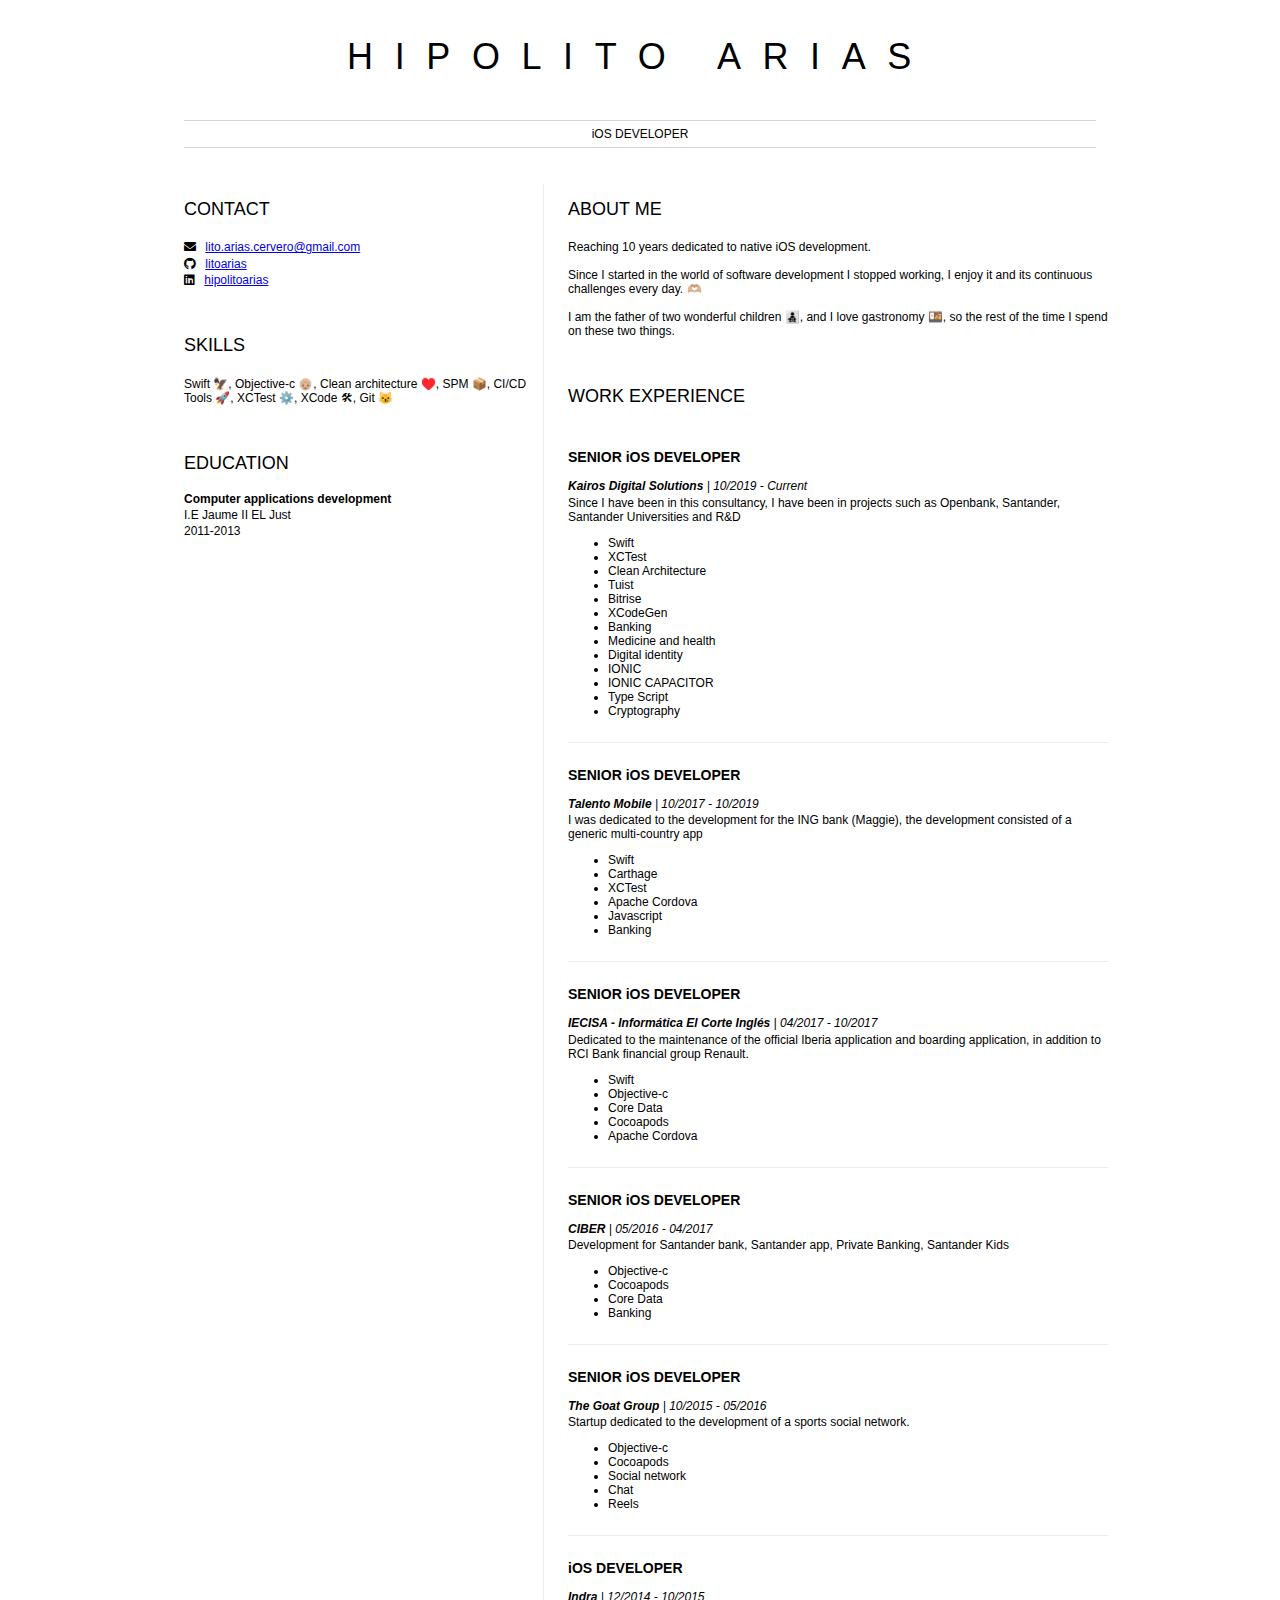
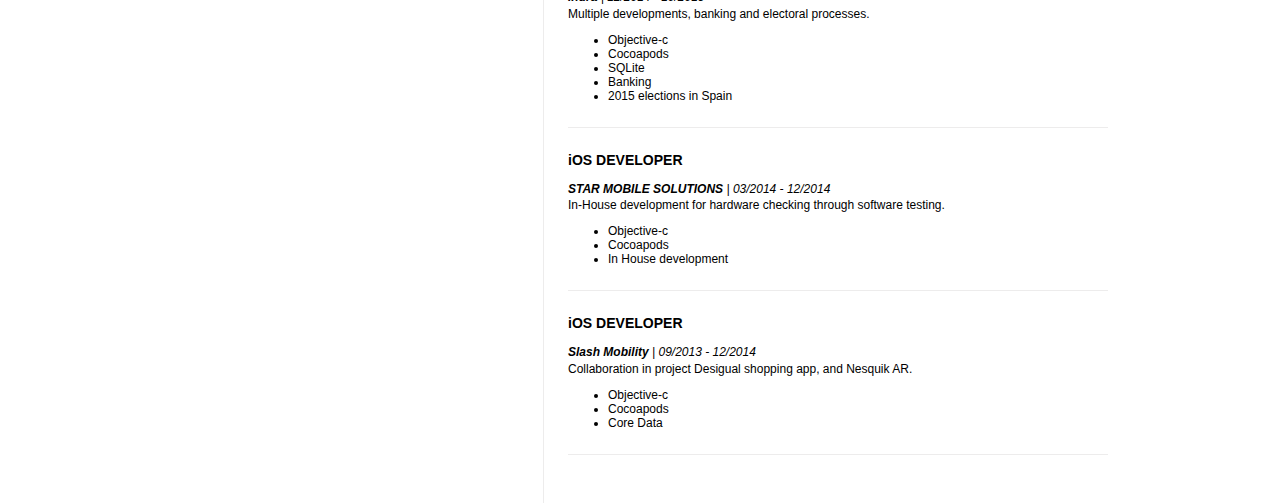
<file: index.html>
<html>

<head>
    <link href="style.css" rel="stylesheet">
    <title>Hipólito Arias resume</title>
    <link rel="stylesheet" href="https://cdnjs.cloudflare.com/ajax/libs/font-awesome/5.15.4/css/all.min.css">
</head>

<body>
    <header id="header">
        <!-- resume header with your name and title -->
        <h1><b>HIPOLITO</b> ARIAS</h1>
        <hr>
        iOS DEVELOPER
        <hr>
    </header>
    <main>
        <article id="mainLeft">
            <section>
                <h2>CONTACT</h2>
                <!-- contact info including social media -->
                <p>
                    <i class="fa fa-envelope" aria-hidden="true"></i>
                    <a href="mailto:lito.arias.cervero@gmail.com">lito.arias.cervero@gmail.com</a>
                </p>
                <p>
                    <i class="fab fa-github" aria-hidden="true"></i>
                    <a href="https://github.com/litoarias">litoarias</a>
                </p>
                <p>
                    <i class="fab fa-linkedin" aria-hidden="true"></i>
                    <a href="https://www.linkedin.com/in/hipolitoarias/">hipolitoarias</a>
                </p>
            </section>
            <section>
                <h2>SKILLS</h2>
                <!-- your skills AKA "buzzwords" -->
                <p>Swift 🦅, Objective-c 👴🏼, Clean architecture ♥️, SPM 📦, CI/CD Tools 🚀, XCTest ⚙️, XCode 🛠, Git
                    😼</p>
            </section>
            <section>
                <h2>EDUCATION</h2>
                <!-- your education -->
                <b>Computer applications development</b>
                <p>
                    I.E Jaume II EL Just
                </p>
                <p>
                    2011-2013
                </p>
            </section>
        </article>
        <article id="mainRight">
            <section>
                <h2>ABOUT ME</h2>
                <!-- about you -->
                <p>Reaching 10 years dedicated to native iOS development.<br><br>Since I started in the world of
                    software development I stopped working, I enjoy it and its continuous
                    challenges every day. 🫶🏼<br><br>
                    I am the father of two wonderful children 👨‍👧‍👦, and I love gastronomy 🍱, so the rest of the
                    time I spend on
                    these two things.</p>
            </section>
            <section>
                <!-- your work experience -->
                <h2>WORK EXPERIENCE</h2>

                <!-- JOB 1 -->
                <div>
                    <h3><b>SENIOR iOS DEVELOPER</b></h3>
                    <p>
                        <i><b>Kairos Digital Solutions</b> | 10/2019 - Current</i>
                    </p>
                    <p>
                        Since I have been in this consultancy, I have been in projects such as Openbank, Santander,
                        Santander Universities and R&D
                    </p>
                    <ul>
                        <li>Swift</li>
                        <li>XCTest</li>
                        <li>Clean Architecture</li>
                        <li>Tuist</li>
                        <li>Bitrise</li>
                        <li>XCodeGen</li>
                        <li>Banking</li>
                        <li>Medicine and health</li>
                        <li>Digital identity</li>
                        <li>IONIC</li>
                        <li>IONIC CAPACITOR</li>
                        <li>Type Script</li>
                        <li>Cryptography</li>
                    </ul>
                </div>

                <!-- JOB 2 -->
                <div>
                    <h3><b>SENIOR iOS DEVELOPER</b></h3>
                    <p>
                        <i><b>Talento Mobile</b> | 10/2017 - 10/2019</i>
                    </p>
                    <p>
                        I was dedicated to the development for the ING bank (Maggie), the development consisted of a
                        generic
                        multi-country app
                    </p>
                    <ul>
                        <li>Swift</li>
                        <li>Carthage</li>
                        <li>XCTest</li>
                        <li>Apache Cordova</li>
                        <li>Javascript</li>
                        <li>Banking</li>
                    </ul>
                </div>

                <!-- JOB 3 -->
                <div>
                    <h3><b>SENIOR iOS DEVELOPER</b></h3>
                    <p>
                        <i><b>IECISA - Informática El Corte Inglés</b> | 04/2017 - 10/2017</i>
                    </p>
                    <p>
                        Dedicated to the maintenance of the official Iberia application and boarding application, in
                        addition to RCI Bank financial group Renault.
                    </p>
                    <ul>
                        <li>Swift</li>
                        <li>Objective-c</li>
                        <li>Core Data</li>
                        <li>Cocoapods</li>
                        <li>Apache Cordova</li>
                    </ul>
                </div>

                <!-- JOB 4 -->
                <div>
                    <h3><b>SENIOR iOS DEVELOPER</b></h3>
                    <p>
                        <i><b>CIBER</b> | 05/2016 - 04/2017</i>
                    </p>
                    <p>
                        Development for Santander bank, Santander app, Private Banking, Santander Kids
                    </p>
                    <ul>
                        <li>Objective-c</li>
                        <li>Cocoapods</li>
                        <li>Core Data</li>
                        <li>Banking</li>
                    </ul>
                </div>

                <!-- JOB 5 -->
                <div>
                    <h3><b>SENIOR iOS DEVELOPER</b></h3>
                    <p>
                        <i><b>The Goat Group</b> | 10/2015 - 05/2016</i>
                    </p>
                    <p>
                        Startup dedicated to the development of a sports social network.
                    </p>
                    <ul>
                        <li>Objective-c</li>
                        <li>Cocoapods</li>
                        <li>Social network</li>
                        <li>Chat</li>
                        <li>Reels</li>
                    </ul>
                </div>

                <!-- JOB 6 -->
                <div>
                    <h3><b>iOS DEVELOPER</b></h3>
                    <p>
                        <i><b>Indra</b> | 12/2014 - 10/2015</i>
                    </p>
                    <p>
                        Multiple developments, banking and electoral processes.
                    </p>
                    <ul>
                        <li>Objective-c</li>
                        <li>Cocoapods</li>
                        <li>SQLite</li>
                        <li>Banking</li>
                        <li>2015 elections in Spain</li>
                    </ul>
                </div>

                <!-- JOB 7 -->
                <div>
                    <h3><b>iOS DEVELOPER</b></h3>
                    <p>
                        <i><b>STAR MOBILE SOLUTIONS</b> | 03/2014 - 12/2014</i>
                    </p>
                    <p>
                        In-House development for hardware checking through software testing.
                    </p>
                    <ul>
                        <li>Objective-c</li>
                        <li>Cocoapods</li>
                        <li>In House development</li>
                    </ul>
                </div>

                <!-- JOB 8 -->
                <div>
                    <h3><b>iOS DEVELOPER</b></h3>
                    <p>
                        <i><b>Slash Mobility</b> | 09/2013 - 12/2014</i>
                    </p>
                    <p>
                        Collaboration in project Desigual shopping app, and Nesquik AR.
                    </p>
                    <ul>
                        <li>Objective-c</li>
                        <li>Cocoapods</li>
                        <li>Core Data</li>
                    </ul>
                </div>

            </section>
        </article>
    </main>
</body>

</html>
</file>
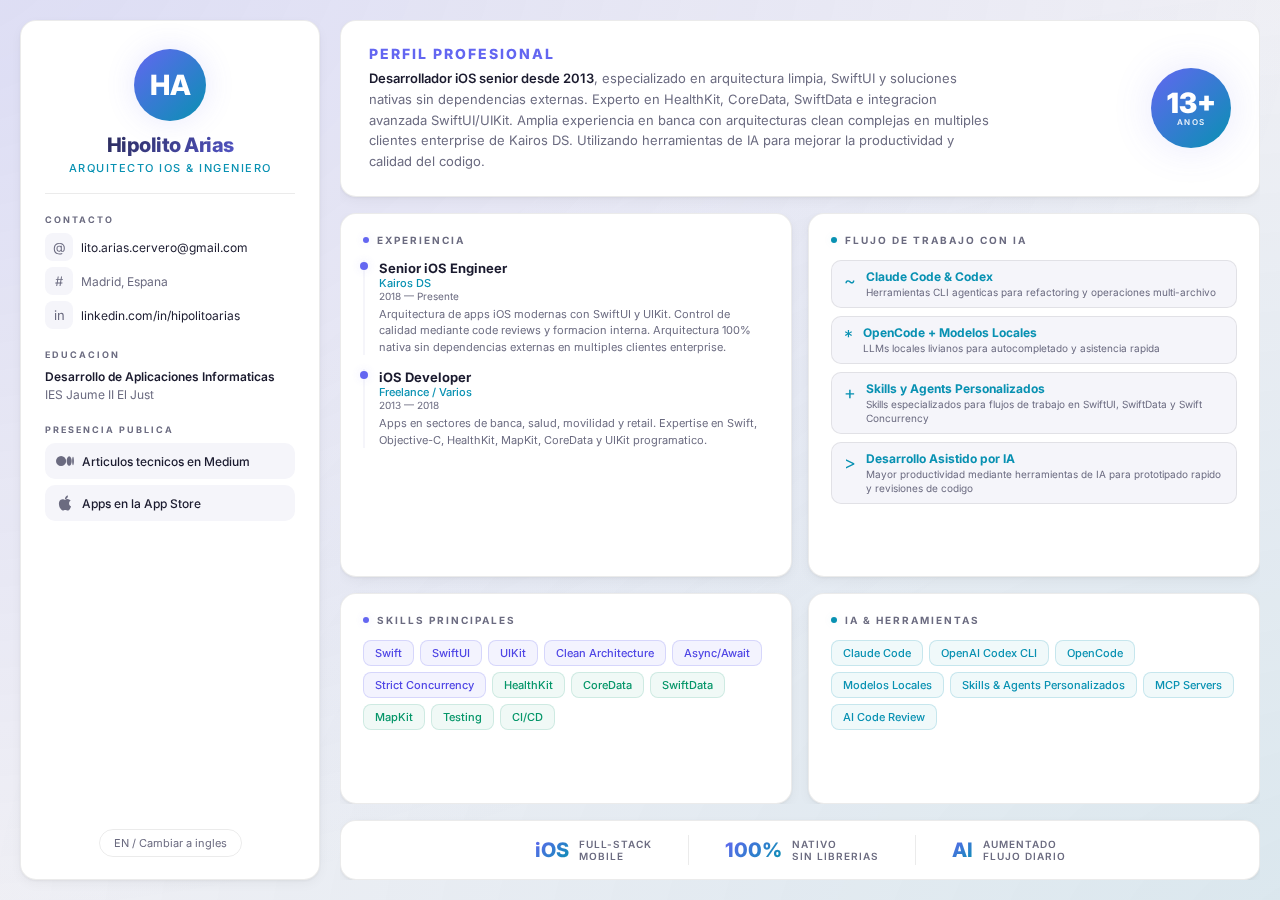
<file: resume_es.html>
<!DOCTYPE html>
<html lang="es">
<head>
  <meta charset="UTF-8" />
  <meta name="viewport" content="width=device-width, initial-scale=1.0"/>
  <title>Hipolito Arias — Arquitecto iOS & Ingeniero</title>
  <style>
    @import url('https://fonts.googleapis.com/css2?family=Inter:wght@300;400;500;600;700;800;900&family=JetBrains+Mono:wght@400;500&display=swap');

    /* ── LIGHT MODE (default) ── */
    :root {
      --bg: #f0f0f5;
      --surface: #ffffff;
      --surface-2: #f5f5fa;
      --border: rgba(0,0,0,0.08);
      --text: #1a1a2e;
      --text-dim: #6b6b80;
      --accent: #6366f1;
      --accent-glow: rgba(99,102,241,0.15);
      --cyan: #0891b2;
      --cyan-glow: rgba(8,145,178,0.1);
      --green: #059669;
      --name-gradient-start: #1a1a2e;
      --name-gradient-end: #6366f1;
      --tag-primary-bg: rgba(99,102,241,0.08);
      --tag-primary-border: rgba(99,102,241,0.2);
      --tag-primary-text: #4f46e5;
      --tag-ai-bg: rgba(8,145,178,0.06);
      --tag-ai-border: rgba(8,145,178,0.18);
      --tag-ai-text: #0891b2;
      --tag-secondary-bg: rgba(5,150,105,0.06);
      --tag-secondary-border: rgba(5,150,105,0.15);
      --tag-secondary-text: #059669;
      --svg-fill: #6b6b80;
      --svg-hover: #0891b2;
      --shadow: 0 1px 3px rgba(0,0,0,0.06), 0 4px 12px rgba(0,0,0,0.04);
    }

    /* ── DARK MODE ── */
    @media (prefers-color-scheme: dark) {
      :root {
        --bg: #0a0a0f;
        --surface: #12121a;
        --surface-2: #1a1a26;
        --border: rgba(255,255,255,0.06);
        --text: #e8e8ed;
        --text-dim: #8888a0;
        --accent: #6366f1;
        --accent-glow: rgba(99,102,241,0.3);
        --cyan: #22d3ee;
        --cyan-glow: rgba(34,211,238,0.2);
        --green: #34d399;
        --name-gradient-start: #ffffff;
        --name-gradient-end: #22d3ee;
        --tag-primary-bg: rgba(99,102,241,0.1);
        --tag-primary-border: rgba(99,102,241,0.3);
        --tag-primary-text: #a5b4fc;
        --tag-ai-bg: rgba(34,211,238,0.08);
        --tag-ai-border: rgba(34,211,238,0.25);
        --tag-ai-text: #22d3ee;
        --tag-secondary-bg: rgba(52,211,153,0.08);
        --tag-secondary-border: rgba(52,211,153,0.2);
        --tag-secondary-text: #34d399;
        --svg-fill: #8888a0;
        --svg-hover: #22d3ee;
        --shadow: 0 4px 12px rgba(0,0,0,0.3);
      }
    }

    * { box-sizing: border-box; margin: 0; padding: 0; }

    html, body {
      min-height: 100%;
      overflow-x: hidden;
      overflow-y: auto;
      font-family: 'Inter', -apple-system, sans-serif;
      background: var(--bg);
      color: var(--text);
    }

    body::before {
      content: '';
      position: fixed;
      top: -50%; left: -50%;
      width: 200%; height: 200%;
      background: radial-gradient(ellipse at 20% 20%, var(--accent-glow) 0%, transparent 50%),
                  radial-gradient(ellipse at 80% 80%, var(--cyan-glow) 0%, transparent 50%);
      animation: bgShift 20s ease-in-out infinite alternate;
      z-index: 0;
    }

    @keyframes bgShift {
      0% { transform: translate(0, 0); }
      100% { transform: translate(-5%, -3%); }
    }

    .resume {
      position: relative;
      z-index: 1;
      min-height: 100vh;
      height: auto;
      display: grid;
      grid-template-columns: 300px 1fr;
      grid-template-rows: 1fr;
      max-width: 1400px;
      margin: 0 auto;
      padding: 20px;
      gap: 20px;
    }

    .panel-left,
    .panel-right,
    .header-card,
    .card {
      min-width: 0;
    }

    /* ── LEFT PANEL ── */
    .panel-left {
      background: var(--surface);
      border: 1px solid var(--border);
      border-radius: 16px;
      padding: 28px 24px;
      display: flex;
      flex-direction: column;
      gap: 20px;
      overflow: hidden;
      box-shadow: var(--shadow);
    }

    .identity {
      text-align: center;
      padding-bottom: 18px;
      border-bottom: 1px solid var(--border);
    }

    .avatar {
      width: 72px; height: 72px;
      border-radius: 50%;
      background: linear-gradient(135deg, var(--accent), var(--cyan));
      display: flex;
      align-items: center;
      justify-content: center;
      margin: 0 auto 12px;
      font-size: 28px;
      font-weight: 800;
      color: white;
      box-shadow: 0 0 30px var(--accent-glow);
    }

    .identity h1 {
      font-size: 20px;
      font-weight: 800;
      letter-spacing: -0.5px;
      background: linear-gradient(135deg, var(--name-gradient-start) 0%, var(--name-gradient-end) 100%);
      -webkit-background-clip: text;
      -webkit-text-fill-color: transparent;
    }

    .identity .tagline {
      font-size: 11px;
      font-weight: 500;
      color: var(--cyan);
      text-transform: uppercase;
      letter-spacing: 1.5px;
      margin-top: 4px;
    }

    .section-label {
      font-size: 9px;
      font-weight: 700;
      text-transform: uppercase;
      letter-spacing: 2px;
      color: var(--text-dim);
      margin-bottom: 8px;
    }

    .contact-list {
      display: flex;
      flex-direction: column;
      gap: 6px;
    }

    .contact-item {
      display: flex;
      align-items: center;
      gap: 8px;
      font-size: 12px;
      color: var(--text-dim);
    }

    .contact-item .icon {
      width: 28px; height: 28px;
      border-radius: 8px;
      background: var(--surface-2);
      display: flex;
      align-items: center;
      justify-content: center;
      font-size: 13px;
      flex-shrink: 0;
    }

    .contact-item a {
      color: var(--text);
      text-decoration: none;
      transition: color 0.2s;
    }

    .contact-item a:hover { color: var(--cyan); }

    .education-block {
      font-size: 12px;
      color: var(--text-dim);
      line-height: 1.5;
    }

    .education-block strong {
      color: var(--text);
      font-weight: 600;
    }

    .links-list {
      display: flex;
      flex-direction: column;
      gap: 6px;
    }

    .link-item {
      display: flex;
      align-items: center;
      gap: 8px;
      padding: 8px 10px;
      background: var(--surface-2);
      border-radius: 10px;
      text-decoration: none;
      color: var(--text);
      font-size: 12px;
      font-weight: 500;
      transition: all 0.2s;
      border: 1px solid transparent;
    }

    .link-item:hover {
      border-color: var(--accent);
      box-shadow: 0 0 15px var(--accent-glow);
    }

    .link-item .link-icon {
      font-size: 15px;
      width: 18px;
      height: 18px;
      flex-shrink: 0;
    }

    .link-item .link-icon svg {
      width: 18px;
      height: 18px;
      fill: var(--svg-fill);
      transition: fill 0.2s;
    }

    .link-item:hover .link-icon svg {
      fill: var(--svg-hover);
    }

    .lang-switch {
      margin-top: auto;
      text-align: center;
    }

    .lang-switch a {
      font-size: 11px;
      color: var(--text-dim);
      text-decoration: none;
      padding: 6px 14px;
      border: 1px solid var(--border);
      border-radius: 20px;
      transition: all 0.2s;
    }

    .lang-switch a:hover {
      border-color: var(--accent);
      color: var(--text);
    }

    /* ── RIGHT PANEL ── */
    .panel-right {
      display: grid;
      grid-template-rows: auto 1fr auto;
      gap: 16px;
      overflow: hidden;
    }

    /* HEADER */
    .header-card {
      background: var(--surface);
      border: 1px solid var(--border);
      border-radius: 16px;
      padding: 24px 28px;
      display: flex;
      align-items: center;
      justify-content: space-between;
      gap: 20px;
      box-shadow: var(--shadow);
    }

    .header-text h2 {
      font-size: 14px;
      font-weight: 800;
      text-transform: uppercase;
      letter-spacing: 2px;
      color: var(--accent);
      margin-bottom: 6px;
    }

    .header-text p {
      font-size: 13px;
      line-height: 1.6;
      color: var(--text-dim);
      max-width: 620px;
    }

    .header-text p strong {
      color: var(--text);
      font-weight: 600;
    }

    .years-badge {
      flex-shrink: 0;
      width: 80px; height: 80px;
      border-radius: 50%;
      background: linear-gradient(135deg, var(--accent), var(--cyan));
      display: flex;
      flex-direction: column;
      align-items: center;
      justify-content: center;
      box-shadow: 0 0 40px var(--accent-glow);
      color: white;
    }

    .years-badge .num {
      font-size: 28px;
      font-weight: 900;
      line-height: 1;
    }

    .years-badge .label {
      font-size: 8px;
      text-transform: uppercase;
      letter-spacing: 1.5px;
      font-weight: 600;
      opacity: 0.9;
    }

    /* MIDDLE GRID */
    .middle-grid {
      display: grid;
      grid-template-columns: 1fr 1fr;
      gap: 16px;
      overflow: hidden;
    }

    .card {
      background: var(--surface);
      border: 1px solid var(--border);
      border-radius: 16px;
      padding: 20px 22px;
      overflow: hidden;
      box-shadow: var(--shadow);
    }

    .card-title {
      font-size: 10px;
      font-weight: 700;
      text-transform: uppercase;
      letter-spacing: 2px;
      color: var(--text-dim);
      margin-bottom: 14px;
      display: flex;
      align-items: center;
      gap: 8px;
    }

    .card-title .dot {
      width: 6px; height: 6px;
      border-radius: 50%;
      background: var(--accent);
      box-shadow: 0 0 8px var(--accent-glow);
    }

    /* Experience */
    .exp-item {
      margin-bottom: 14px;
      padding-left: 14px;
      border-left: 2px solid var(--surface-2);
      position: relative;
    }

    .exp-item:last-child { margin-bottom: 0; }

    .exp-item::before {
      content: '';
      position: absolute;
      left: -5px; top: 2px;
      width: 8px; height: 8px;
      border-radius: 50%;
      background: var(--accent);
      box-shadow: 0 0 10px var(--accent-glow);
    }

    .exp-role {
      font-size: 13px;
      font-weight: 700;
      color: var(--text);
    }

    .exp-company {
      font-size: 11px;
      color: var(--cyan);
      font-weight: 500;
    }

    .exp-period {
      font-size: 10px;
      color: var(--text-dim);
      margin-bottom: 4px;
    }

    .exp-desc {
      font-size: 11px;
      color: var(--text-dim);
      line-height: 1.5;
    }

    /* Skills grid */
    .skills-grid {
      display: flex;
      flex-wrap: wrap;
      gap: 6px;
    }

    .skill-tag {
      padding: 5px 11px;
      border-radius: 8px;
      font-size: 11px;
      font-weight: 500;
      border: 1px solid var(--border);
      background: var(--surface-2);
      color: var(--text-dim);
      transition: all 0.2s;
    }

    .skill-tag.primary {
      background: var(--tag-primary-bg);
      border-color: var(--tag-primary-border);
      color: var(--tag-primary-text);
    }

    .skill-tag.ai {
      background: var(--tag-ai-bg);
      border-color: var(--tag-ai-border);
      color: var(--tag-ai-text);
    }

    .skill-tag.secondary {
      background: var(--tag-secondary-bg);
      border-color: var(--tag-secondary-border);
      color: var(--tag-secondary-text);
    }

    /* AI Section */
    .ai-workflow {
      display: flex;
      flex-direction: column;
      gap: 8px;
    }

    .ai-item {
      display: flex;
      align-items: flex-start;
      gap: 10px;
      padding: 8px 12px;
      border-radius: 10px;
      background: var(--surface-2);
      border: 1px solid var(--border);
      transition: border-color 0.2s;
    }

    .ai-item:hover {
      border-color: var(--tag-ai-border);
    }

    .ai-icon {
      font-size: 18px;
      flex-shrink: 0;
      margin-top: 1px;
      color: var(--cyan);
    }

    .ai-info h4 {
      font-size: 12px;
      font-weight: 700;
      color: var(--cyan);
    }

    .ai-info p {
      font-size: 10px;
      color: var(--text-dim);
      line-height: 1.4;
      margin-top: 1px;
    }

    /* BOTTOM BAR */
    .bottom-bar {
      background: var(--surface);
      border: 1px solid var(--border);
      border-radius: 16px;
      padding: 14px 24px;
      display: flex;
      align-items: center;
      justify-content: center;
      gap: 36px;
      box-shadow: var(--shadow);
    }

    .stat {
      display: flex;
      align-items: center;
      gap: 10px;
    }

    .stat-value {
      font-size: 20px;
      font-weight: 800;
      background: linear-gradient(135deg, var(--accent), var(--cyan));
      -webkit-background-clip: text;
      -webkit-text-fill-color: transparent;
    }

    .stat-label {
      font-size: 10px;
      color: var(--text-dim);
      text-transform: uppercase;
      letter-spacing: 1px;
      font-weight: 600;
    }

    .stat-divider {
      width: 1px;
      height: 30px;
      background: var(--border);
    }

    @media (max-width: 1024px) {
      .resume {
        grid-template-columns: 1fr;
        grid-template-rows: auto auto;
        padding: 16px;
        gap: 16px;
      }

      .panel-left,
      .panel-right {
        overflow: visible;
      }

      .middle-grid {
        grid-template-columns: 1fr;
      }
    }

    @media (max-width: 720px) {
      .resume {
        padding: 12px;
        gap: 12px;
      }

      .panel-left {
        padding: 20px 16px;
      }

      .header-card {
        padding: 18px 16px;
        flex-direction: column;
        align-items: flex-start;
      }

      .card {
        padding: 16px;
      }

      .years-badge {
        width: 64px;
        height: 64px;
      }

      .years-badge .num {
        font-size: 22px;
      }

      .bottom-bar {
        padding: 12px 14px;
        gap: 12px;
        flex-wrap: wrap;
      }

      .stat {
        flex: 1 1 100px;
        justify-content: center;
      }

      .stat-divider {
        display: none;
      }

      .contact-item {
        align-items: flex-start;
      }

      .contact-item a {
        overflow-wrap: anywhere;
      }

      .identity .tagline {
        letter-spacing: 1px;
      }
    }
  </style>
</head>
<body>

<div class="resume">

  <!-- LEFT PANEL -->
  <aside class="panel-left">
    <div class="identity">
      <div class="avatar">HA</div>
      <h1>Hipolito Arias</h1>
      <div class="tagline">Arquitecto iOS & Ingeniero</div>
    </div>

    <div>
      <div class="section-label">Contacto</div>
      <div class="contact-list">
        <div class="contact-item">
          <span class="icon">@</span>
          <a href="mailto:lito.arias.cervero@gmail.com">lito.arias.cervero@gmail.com</a>
        </div>
        <div class="contact-item">
          <span class="icon">#</span>
          <span>Madrid, Espana</span>
        </div>
        <div class="contact-item">
          <span class="icon">in</span>
          <a href="https://www.linkedin.com/in/hipolitoarias/" target="_blank">linkedin.com/in/hipolitoarias</a>
        </div>
      </div>
    </div>

    <div>
      <div class="section-label">Educacion</div>
      <div class="education-block">
        <strong>Desarrollo de Aplicaciones Informaticas</strong><br/>
        IES Jaume II El Just
      </div>
    </div>

    <div>
      <div class="section-label">Presencia Publica</div>
      <div class="links-list">
        <a href="https://litoarias.medium.com/" target="_blank" class="link-item">
          <span class="link-icon"><svg viewBox="0 0 24 24" xmlns="http://www.w3.org/2000/svg"><path d="M13.54 12a6.8 6.8 0 01-6.77 6.82A6.8 6.8 0 010 12a6.8 6.8 0 016.77-6.82A6.8 6.8 0 0113.54 12zm7.42 0c0 3.54-1.51 6.42-3.38 6.42S14.2 15.54 14.2 12s1.52-6.42 3.38-6.42 3.38 2.88 3.38 6.42zm2.92 0c0 3.17-.53 5.75-1.19 5.75-.66 0-1.19-2.58-1.19-5.75s.53-5.75 1.19-5.75c.66 0 1.19 2.58 1.19 5.75z"/></svg></span>
          Articulos tecnicos en Medium
        </a>
        <a href="https://apps.apple.com/us/developer/lito-arias/id669939672" target="_blank" class="link-item">
          <span class="link-icon"><svg viewBox="0 0 24 24" xmlns="http://www.w3.org/2000/svg"><path d="M18.71 19.5c-.83 1.24-1.71 2.45-3.05 2.47-1.34.03-1.77-.79-3.29-.79-1.53 0-2 .77-3.27.82-1.31.05-2.3-1.32-3.14-2.53C4.25 17 2.94 12.45 4.7 9.39c.87-1.52 2.43-2.48 4.12-2.51 1.28-.02 2.5.87 3.29.87.78 0 2.26-1.07 3.8-.91.65.03 2.47.26 3.64 1.98-.09.06-2.17 1.28-2.15 3.81.03 3.02 2.65 4.03 2.68 4.04-.03.07-.42 1.44-1.38 2.83M13 3.5c.73-.83 1.94-1.46 2.94-1.5.13 1.17-.34 2.35-1.04 3.19-.69.85-1.83 1.51-2.95 1.42-.15-1.15.41-2.35 1.05-3.11z"/></svg></span>
          Apps en la App Store
        </a>
      </div>
    </div>

    <div class="lang-switch">
      <a href="index.html">EN / Cambiar a ingles</a>
    </div>
  </aside>

  <!-- RIGHT PANEL -->
  <main class="panel-right">

    <!-- HEADER -->
    <div class="header-card">
      <div class="header-text">
        <h2>Perfil Profesional</h2>
        <p>
          <strong>Desarrollador iOS senior desde 2013</strong>, especializado en arquitectura limpia, SwiftUI y soluciones nativas sin dependencias externas.
          Experto en HealthKit, CoreData, SwiftData e integracion avanzada SwiftUI/UIKit.
          Amplia experiencia en banca con arquitecturas clean complejas en multiples clientes enterprise de Kairos DS.
          Utilizando herramientas de IA para mejorar la productividad y calidad del codigo.
        </p>
      </div>
      <div class="years-badge">
        <span class="num">13+</span>
        <span class="label">Anos</span>
      </div>
    </div>

    <!-- MIDDLE -->
    <div class="middle-grid">

      <!-- Experience -->
      <div class="card">
        <div class="card-title"><span class="dot"></span> Experiencia</div>

        <div class="exp-item">
          <div class="exp-role">Senior iOS Engineer</div>
          <div class="exp-company">Kairos DS</div>
          <div class="exp-period">2018 — Presente</div>
          <div class="exp-desc">
            Arquitectura de apps iOS modernas con SwiftUI y UIKit. Control de calidad mediante code reviews y formacion interna. Arquitectura 100% nativa sin dependencias externas en multiples clientes enterprise.
          </div>
        </div>

        <div class="exp-item">
          <div class="exp-role">iOS Developer</div>
          <div class="exp-company">Freelance / Varios</div>
          <div class="exp-period">2013 — 2018</div>
          <div class="exp-desc">
            Apps en sectores de banca, salud, movilidad y retail. Expertise en Swift, Objective-C, HealthKit, MapKit, CoreData y UIKit programatico.
          </div>
        </div>
      </div>

      <!-- AI Workflows -->
      <div class="card">
        <div class="card-title">
          <span class="dot" style="background:var(--cyan); box-shadow:0 0 8px var(--cyan-glow)"></span>
          Flujo de Trabajo con IA
        </div>

        <div class="ai-workflow">
          <div class="ai-item">
            <span class="ai-icon">~</span>
            <div class="ai-info">
              <h4>Claude Code & Codex</h4>
              <p>Herramientas CLI agenticas para refactoring y operaciones multi-archivo</p>
            </div>
          </div>
          <div class="ai-item">
            <span class="ai-icon">*</span>
            <div class="ai-info">
              <h4>OpenCode + Modelos Locales</h4>
              <p>LLMs locales livianos para autocompletado y asistencia rapida</p>
            </div>
          </div>
          <div class="ai-item">
            <span class="ai-icon">+</span>
            <div class="ai-info">
              <h4>Skills y Agents Personalizados</h4>
              <p>Skills especializados para flujos de trabajo en SwiftUI, SwiftData y Swift Concurrency</p>
            </div>
          </div>
          <div class="ai-item">
            <span class="ai-icon">></span>
            <div class="ai-info">
              <h4>Desarrollo Asistido por IA</h4>
              <p>Mayor productividad mediante herramientas de IA para prototipado rapido y revisiones de codigo</p>
            </div>
          </div>
        </div>
      </div>

      <!-- Core Skills -->
      <div class="card">
        <div class="card-title"><span class="dot"></span> Skills Principales</div>
        <div class="skills-grid">
          <span class="skill-tag primary">Swift</span>
          <span class="skill-tag primary">SwiftUI</span>
          <span class="skill-tag primary">UIKit</span>
          <span class="skill-tag primary">Clean Architecture</span>
          <span class="skill-tag primary">Async/Await</span>
          <span class="skill-tag primary">Strict Concurrency</span>
          <span class="skill-tag secondary">HealthKit</span>
          <span class="skill-tag secondary">CoreData</span>
          <span class="skill-tag secondary">SwiftData</span>
          <span class="skill-tag secondary">MapKit</span>
          <span class="skill-tag secondary">Testing</span>
          <span class="skill-tag secondary">CI/CD</span>
        </div>
      </div>

      <!-- AI Skills -->
      <div class="card">
        <div class="card-title">
          <span class="dot" style="background:var(--cyan); box-shadow:0 0 8px var(--cyan-glow)"></span>
          IA & Herramientas
        </div>
        <div class="skills-grid">
          <span class="skill-tag ai">Claude Code</span>
          <span class="skill-tag ai">OpenAI Codex CLI</span>
          <span class="skill-tag ai">OpenCode</span>
          <span class="skill-tag ai">Modelos Locales</span>
          <span class="skill-tag ai">Skills & Agents Personalizados</span>
          <span class="skill-tag ai">MCP Servers</span>
          <span class="skill-tag ai">AI Code Review</span>
        </div>
      </div>

    </div>

    <!-- BOTTOM -->
    <div class="bottom-bar">
      <div class="stat">
        <span class="stat-value">iOS</span>
        <span class="stat-label">Full-Stack<br/>Mobile</span>
      </div>
      <div class="stat-divider"></div>
      <div class="stat">
        <span class="stat-value">100%</span>
        <span class="stat-label">Nativo<br/>Sin Librerias</span>
      </div>
      <div class="stat-divider"></div>
      <div class="stat">
        <span class="stat-value">AI</span>
        <span class="stat-label">Aumentado<br/>Flujo Diario</span>
      </div>
    </div>

  </main>

</div>

</body>
</html>
</file>
<file: style.css>
body {
    font-family: 'Segoe UI', Tahoma, Geneva, Verdana, sans-serif;
    font-size: 12px;
    max-width: 960px;
    margin: auto;
}

h1 {
    font-size: 3em;
    letter-spacing: .6em;
    padding-top: 1em;
    padding-bottom: 1em;
}

h2 {
    font-size: 1.5em;
    padding-bottom: 1em;
}

main {
    display: grid;
    grid-template-columns: 40% 60%;
    margin-top: 3em;
}

header {
    text-align: center;
    margin: auto 2em;
}

section {
    margin: auto 1em 4em 2em;
}

i {
    margin-right: .5em;
}

p {
    margin: .2em auto
}

hr {
    border: none;
    background-color: lightgray;
    height: 1px;
}

h1,
h2 {
    font-weight: 100;
    margin-bottom: 0;
}

#mainLeft {
    border-right: 1px solid #EDECEC;
}

div {
    border-bottom: 1px solid #EDECEC;
    margin-top: 2em;
    padding-bottom: 1em;
}
</file>
